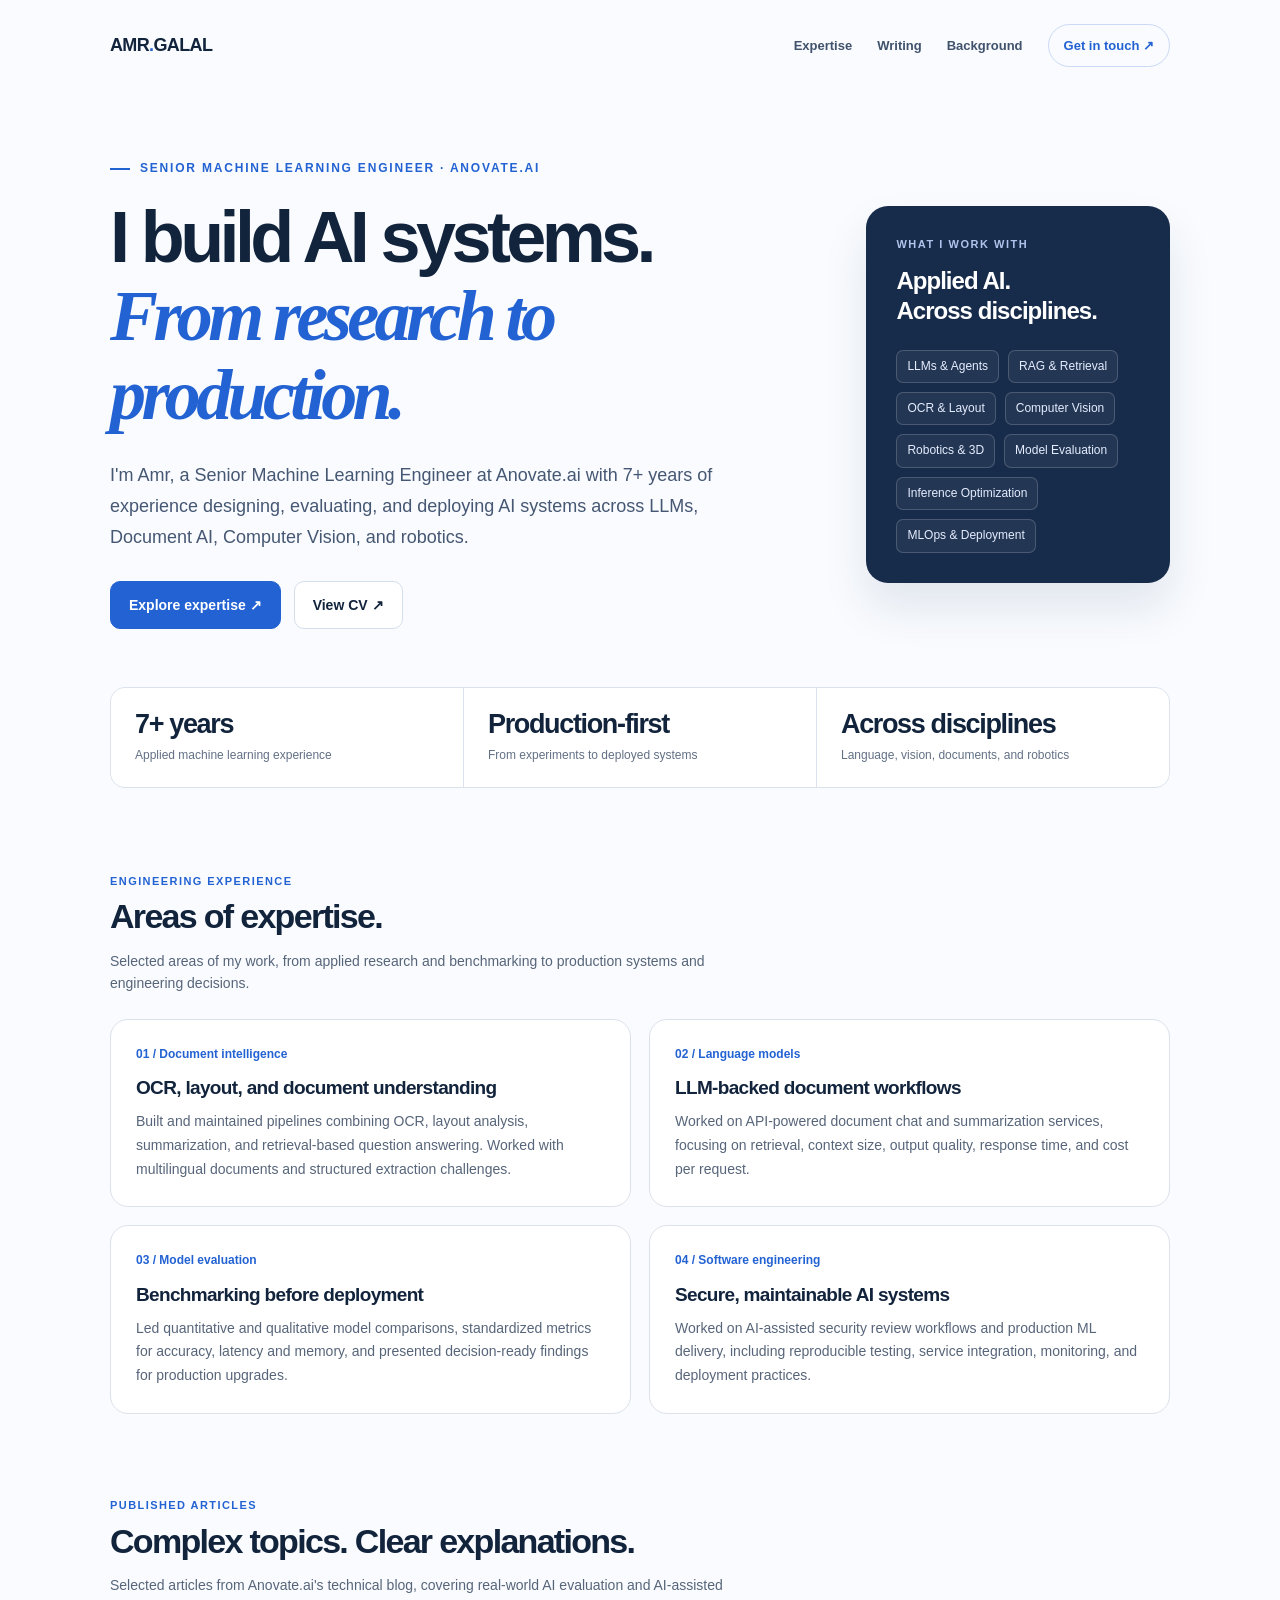
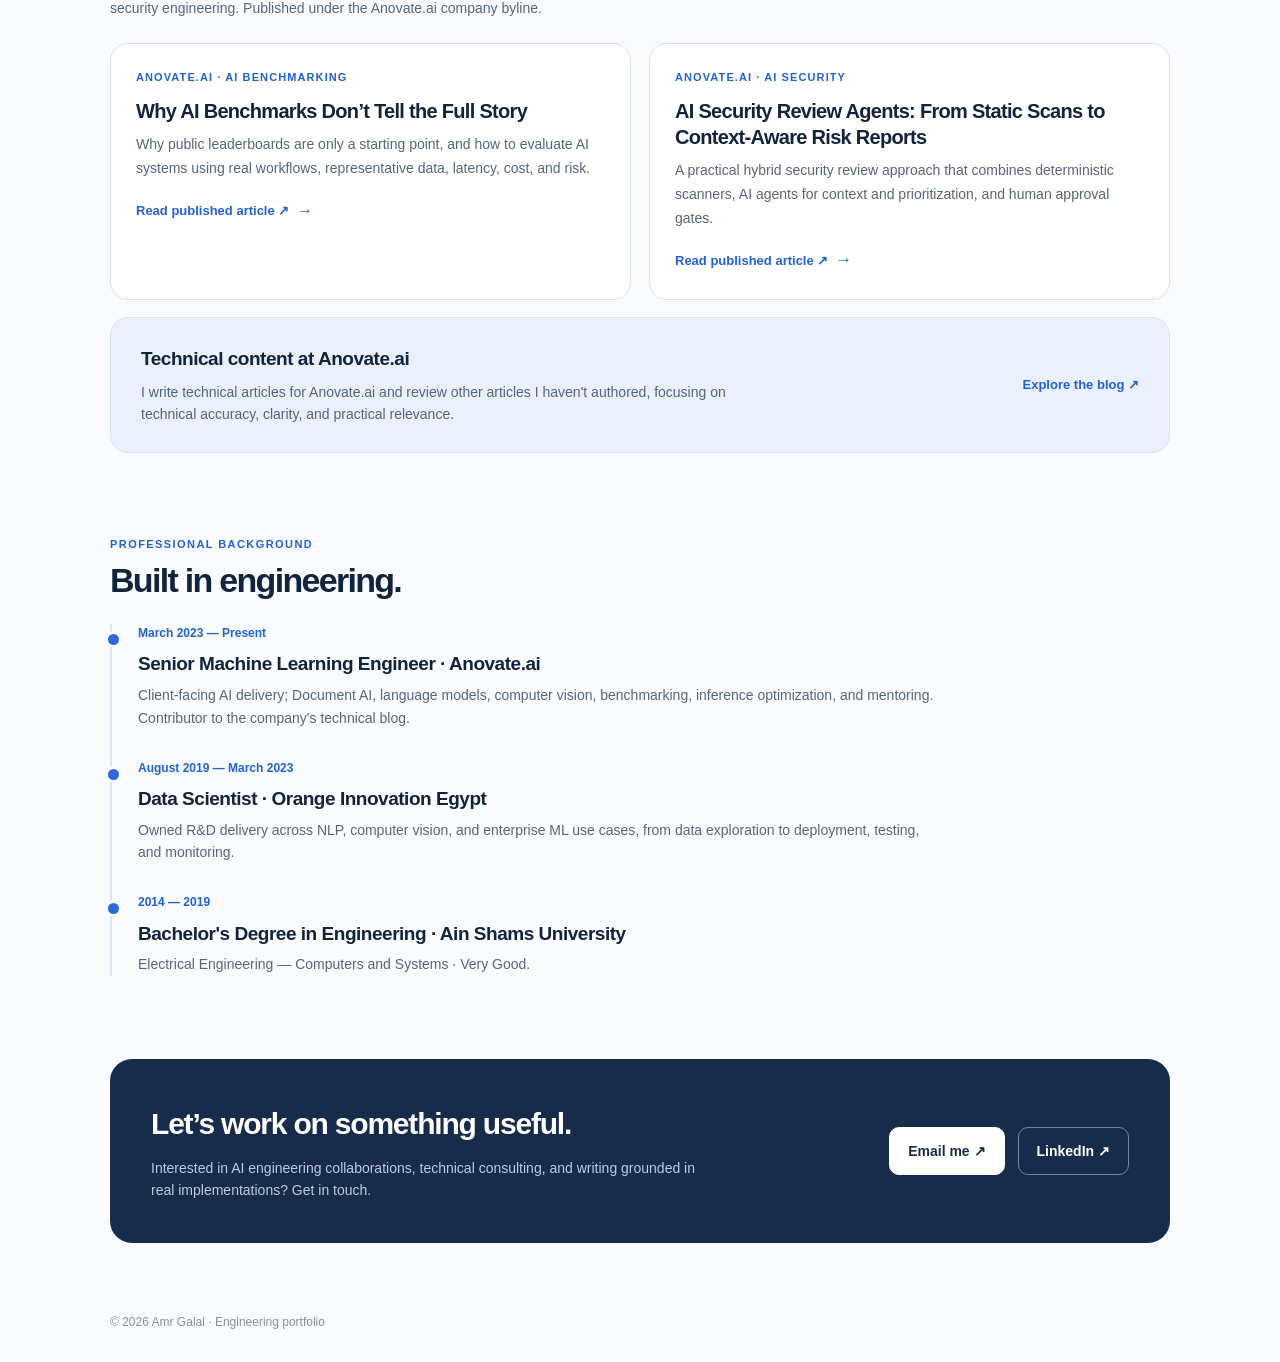
<file: index.html>
<!doctype html><html lang="en"><head><meta charset="utf-8"><meta name="viewport" content="width=device-width,initial-scale=1"><meta name="theme-color" content="#f9fbfe"><meta name="description" content="Amr Galal — Senior Machine Learning Engineer with 7+ years of experience in LLMs, Document AI, Computer Vision, model evaluation, and production ML systems."><title>Amr Galal | Senior Machine Learning Engineer</title><link rel="stylesheet" href="style.css"></head><body>
<nav><a class="brand" href="#top">AMR<span>.</span>GALAL</a><div class="navlinks"><a href="#projects">Expertise</a><a href="#writing">Writing</a><a href="#experience">Background</a><a class="pill" href="mailto:a.galal.arafa@gmail.com">Get in touch ↗</a></div></nav>
<main id="top">
<section class="hero"><div><div class="eyebrow">Senior Machine Learning Engineer · Anovate.ai</div><h1>I build AI systems.<br><em>From research to production.</em></h1><p class="lead">I'm Amr, a Senior Machine Learning Engineer at Anovate.ai with 7+ years of experience designing, evaluating, and deploying AI systems across LLMs, Document AI, Computer Vision, and robotics.</p><div class="actions"><a class="btn" href="#projects">Explore expertise ↗</a><a class="btn secondary" href="cv.html" target="_blank" rel="noopener">View CV ↗</a></div></div><aside class="panel"><div class="mini">What I work with</div><h2>Applied AI.<br>Across disciplines.</h2><div class="skills-mini"><span>LLMs &amp; Agents</span><span>RAG &amp; Retrieval</span><span>OCR &amp; Layout</span><span>Computer Vision</span><span>Robotics &amp; 3D</span><span>Model Evaluation</span><span>Inference Optimization</span><span>MLOps &amp; Deployment</span></div></aside></section>
<div class="stats"><div class="stat"><strong>7+ years</strong><span>Applied machine learning experience</span></div><div class="stat"><strong>Production-first</strong><span>From experiments to deployed systems</span></div><div class="stat"><strong>Across disciplines</strong><span>Language, vision, documents, and robotics</span></div></div>
<section class="section" id="projects"><div class="section-header"><div><div class="kicker">Engineering experience</div><h2>Areas of expertise.</h2><p class="deck">Selected areas of my work, from applied research and benchmarking to production systems and engineering decisions.</p></div></div><div class="grid2">
<article class="tile project"><div class="num">01 / Document intelligence</div><h3>OCR, layout, and document understanding</h3><p>Built and maintained pipelines combining OCR, layout analysis, summarization, and retrieval-based question answering. Worked with multilingual documents and structured extraction challenges.</p></article>
<article class="tile project"><div class="num">02 / Language models</div><h3>LLM-backed document workflows</h3><p>Worked on API-powered document chat and summarization services, focusing on retrieval, context size, output quality, response time, and cost per request.</p></article>
<article class="tile project"><div class="num">03 / Model evaluation</div><h3>Benchmarking before deployment</h3><p>Led quantitative and qualitative model comparisons, standardized metrics for accuracy, latency and memory, and presented decision-ready findings for production upgrades.</p></article>
<article class="tile project"><div class="num">04 / Software engineering</div><h3>Secure, maintainable AI systems</h3><p>Worked on AI-assisted security review workflows and production ML delivery, including reproducible testing, service integration, monitoring, and deployment practices.</p></article>
</div></section>
<section class="section" id="writing"><div class="section-header"><div><div class="kicker">Published articles</div><h2>Complex topics. Clear explanations.</h2><p class="deck">Selected articles from Anovate.ai's technical blog, covering real-world AI evaluation and AI-assisted security engineering. Published under the Anovate.ai company byline.</p></div></div>
<div class="grid2">
<article class="tile"><div class="tag">Anovate.ai · AI benchmarking</div><h3>Why AI Benchmarks Don’t Tell the Full Story</h3><p>Why public leaderboards are only a starting point, and how to evaluate AI systems using real workflows, representative data, latency, cost, and risk.</p><a class="read" href="https://anovate.ai/blog/why-ai-benchmarks-dont-tell-the-full-story" target="_blank" rel="noopener noreferrer">Read published article ↗</a></article>
<article class="tile"><div class="tag">Anovate.ai · AI security</div><h3>AI Security Review Agents: From Static Scans to Context-Aware Risk Reports</h3><p>A practical hybrid security review approach that combines deterministic scanners, AI agents for context and prioritization, and human approval gates.</p><a class="read" href="https://anovate.ai/blog/ai-security-review-agents" target="_blank" rel="noopener noreferrer">Read published article ↗</a></article>
</div>
<div class="published"><div><h3>Technical content at Anovate.ai</h3><p>I write technical articles for Anovate.ai and review other articles I haven't authored, focusing on technical accuracy, clarity, and practical relevance.</p></div><a href="https://anovate.ai/blog" target="_blank" rel="noopener noreferrer">Explore the blog ↗</a></div>
</section>
<section class="section" id="experience"><div class="section-header"><div><div class="kicker">Professional background</div><h2>Built in engineering.</h2></div></div><div class="timeline"><div class="job"><div class="date">March 2023 — Present</div><h3>Senior Machine Learning Engineer · Anovate.ai</h3><p>Client-facing AI delivery; Document AI, language models, computer vision, benchmarking, inference optimization, and mentoring. Contributor to the company's technical blog.</p></div><div class="job"><div class="date">August 2019 — March 2023</div><h3>Data Scientist · Orange Innovation Egypt</h3><p>Owned R&D delivery across NLP, computer vision, and enterprise ML use cases, from data exploration to deployment, testing, and monitoring.</p></div><div class="job"><div class="date">2014 — 2019</div><h3>Bachelor's Degree in Engineering · Ain Shams University</h3><p>Electrical Engineering — Computers and Systems · Very Good.</p></div></div></section>
<section class="contact" id="contact"><div><h2>Let’s work on something useful.</h2><p>Interested in AI engineering collaborations, technical consulting, and writing grounded in real implementations? Get in touch.</p></div><div class="actions"><a class="btn" href="mailto:a.galal.arafa@gmail.com">Email me ↗</a><a class="btn secondary" style="background:transparent;border-color:#7385a4;color:white" href="https://www.linkedin.com/in/amrgalal7" target="_blank" rel="noopener noreferrer">LinkedIn ↗</a></div></section>
</main><footer><span>© 2026 Amr Galal · Engineering portfolio</span></footer></body></html>
</file>
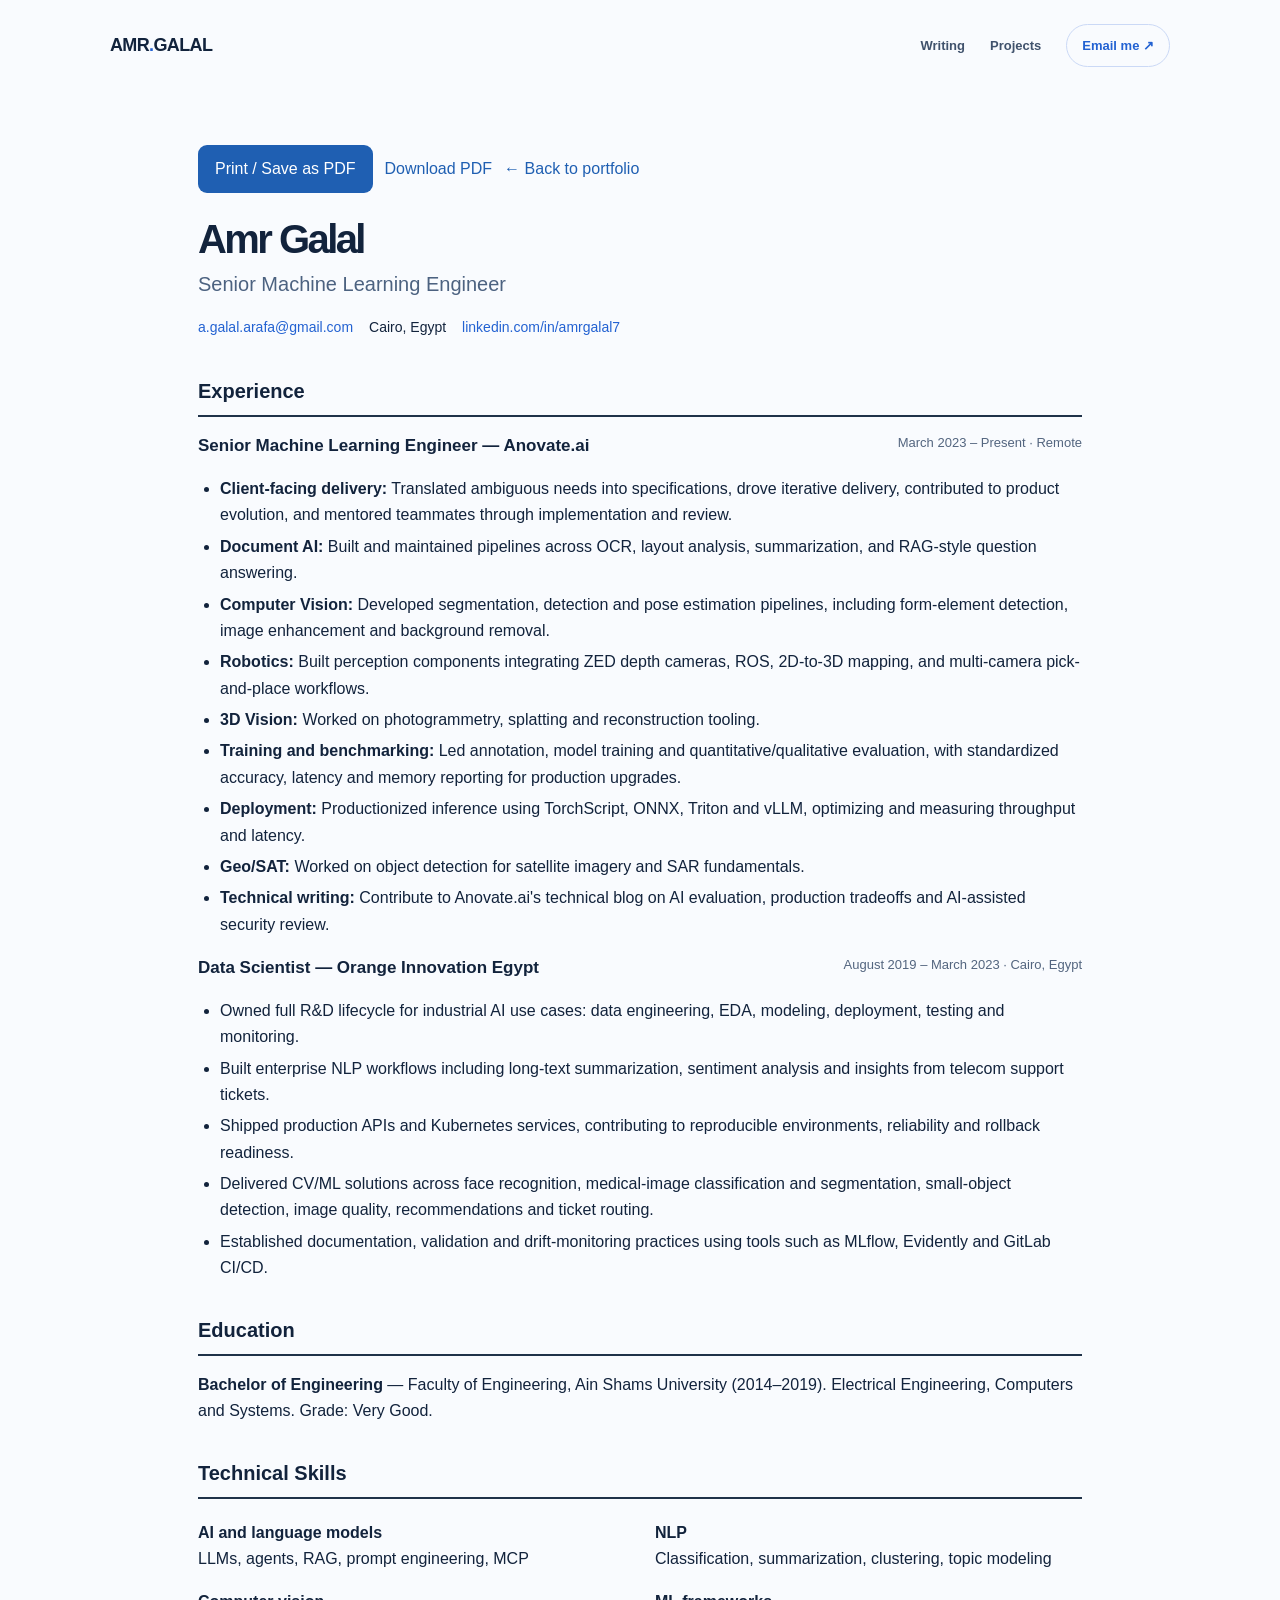
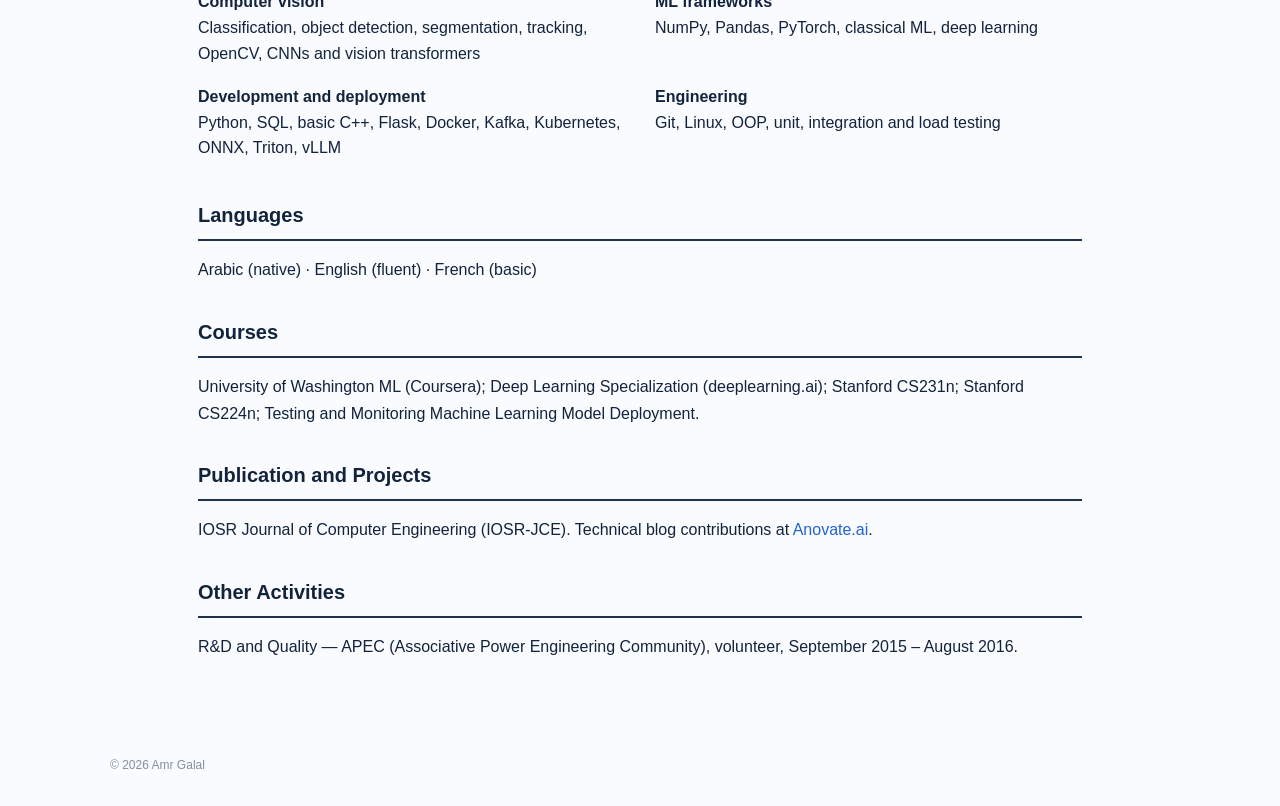
<file: cv.html>
<!doctype html><html lang="en"><head><meta charset="utf-8"><meta name="viewport" content="width=device-width,initial-scale=1"><meta name="description" content="Amr Galal — Senior Machine Learning Engineer CV"><title>CV | Amr Galal</title><link rel="stylesheet" href="style.css"><style>
.cv{max-width:940px;margin:0 auto;padding:54px 28px 80px;color:#12233c}.cv h1{font-size:40px;line-height:1.1;margin-bottom:7px}.cv .role{font-size:20px;color:#4c6280;margin:0 0 16px}.cv .contacts{display:flex;gap:16px;flex-wrap:wrap;font-size:14px;margin-bottom:36px}.cv h2{font-size:20px;border-bottom:2px solid #203249;padding-bottom:8px;margin:32px 0 15px}.cv .jobhead{display:flex;justify-content:space-between;gap:18px;align-items:start}.cv .jobhead h3{font-size:17px;margin:0}.cv .dates{font-size:13px;color:#53657f;white-space:nowrap}.cv ul{padding-left:22px;line-height:1.65}.cv li{margin:5px 0}.cv .skillgroups{display:grid;grid-template-columns:1fr 1fr;gap:6px 30px}.cv .skillgroups p{line-height:1.6;margin:6px 0}.cv p{line-height:1.65}.cv .subtle{color:#53657f}.cv-actions{display:flex;gap:12px;flex-wrap:wrap;margin-bottom:24px}.cv-actions button{background:#1f5fb2;border:0;border-radius:9px;padding:11px 17px;color:white;cursor:pointer;font:inherit}.cv-actions a{align-self:center;color:#1f5fb2}@media(max-width:650px){.cv .jobhead{display:block}.cv .dates{white-space:normal}.cv .skillgroups{grid-template-columns:1fr}.cv h1{font-size:33px}}@media print{nav,.cv-actions,footer{display:none!important}.cv{padding:0;max-width:none}.cv h2{page-break-after:avoid}.cv li{break-inside:avoid}body{background:white!important}.cv{font-size:10.4pt}.cv h1{font-size:26pt}.cv .skillgroups{grid-template-columns:1fr 1fr}}
</style></head><body><nav><a class="brand" href="index.html">AMR<span>.</span>GALAL</a><div class="navlinks"><a href="index.html#writing">Writing</a><a href="index.html#projects">Projects</a><a class="pill" href="mailto:a.galal.arafa@gmail.com">Email me ↗</a></div></nav><main class="cv">
<div class="cv-actions"><button type="button" onclick="window.print()">Print / Save as PDF</button><a href="Amr_Galal_CV.pdf" download>Download PDF</a><a href="index.html">← Back to portfolio</a></div>
<h1>Amr Galal</h1><div class="role">Senior Machine Learning Engineer</div><div class="contacts"><a href="mailto:a.galal.arafa@gmail.com">a.galal.arafa@gmail.com</a><span>Cairo, Egypt</span><a href="https://www.linkedin.com/in/amrgalal7" target="_blank" rel="noopener noreferrer">linkedin.com/in/amrgalal7</a></div>
<h2>Experience</h2>
<section><div class="jobhead"><h3>Senior Machine Learning Engineer — Anovate.ai</h3><div class="dates">March 2023 – Present · Remote</div></div><ul>
<li><strong>Client-facing delivery:</strong> Translated ambiguous needs into specifications, drove iterative delivery, contributed to product evolution, and mentored teammates through implementation and review.</li>
<li><strong>Document AI:</strong> Built and maintained pipelines across OCR, layout analysis, summarization, and RAG-style question answering.</li>
<li><strong>Computer Vision:</strong> Developed segmentation, detection and pose estimation pipelines, including form-element detection, image enhancement and background removal.</li>
<li><strong>Robotics:</strong> Built perception components integrating ZED depth cameras, ROS, 2D-to-3D mapping, and multi-camera pick-and-place workflows.</li>
<li><strong>3D Vision:</strong> Worked on photogrammetry, splatting and reconstruction tooling.</li>
<li><strong>Training and benchmarking:</strong> Led annotation, model training and quantitative/qualitative evaluation, with standardized accuracy, latency and memory reporting for production upgrades.</li>
<li><strong>Deployment:</strong> Productionized inference using TorchScript, ONNX, Triton and vLLM, optimizing and measuring throughput and latency.</li>
<li><strong>Geo/SAT:</strong> Worked on object detection for satellite imagery and SAR fundamentals.</li>
<li><strong>Technical writing:</strong> Contribute to Anovate.ai's technical blog on AI evaluation, production tradeoffs and AI-assisted security review.</li>
</ul></section>
<section><div class="jobhead"><h3>Data Scientist — Orange Innovation Egypt</h3><div class="dates">August 2019 – March 2023 · Cairo, Egypt</div></div><ul>
<li>Owned full R&amp;D lifecycle for industrial AI use cases: data engineering, EDA, modeling, deployment, testing and monitoring.</li>
<li>Built enterprise NLP workflows including long-text summarization, sentiment analysis and insights from telecom support tickets.</li>
<li>Shipped production APIs and Kubernetes services, contributing to reproducible environments, reliability and rollback readiness.</li>
<li>Delivered CV/ML solutions across face recognition, medical-image classification and segmentation, small-object detection, image quality, recommendations and ticket routing.</li>
<li>Established documentation, validation and drift-monitoring practices using tools such as MLflow, Evidently and GitLab CI/CD.</li>
</ul></section>
<h2>Education</h2><p><strong>Bachelor of Engineering</strong> — Faculty of Engineering, Ain Shams University (2014–2019). Electrical Engineering, Computers and Systems. Grade: Very Good.</p>
<h2>Technical Skills</h2><div class="skillgroups">
<p><strong>AI and language models</strong><br>LLMs, agents, RAG, prompt engineering, MCP</p>
<p><strong>NLP</strong><br>Classification, summarization, clustering, topic modeling</p>
<p><strong>Computer vision</strong><br>Classification, object detection, segmentation, tracking, OpenCV, CNNs and vision transformers</p>
<p><strong>ML frameworks</strong><br>NumPy, Pandas, PyTorch, classical ML, deep learning</p>
<p><strong>Development and deployment</strong><br>Python, SQL, basic C++, Flask, Docker, Kafka, Kubernetes, ONNX, Triton, vLLM</p>
<p><strong>Engineering</strong><br>Git, Linux, OOP, unit, integration and load testing</p></div>
<h2>Languages</h2><p>Arabic (native) · English (fluent) · French (basic)</p>
<h2>Courses</h2><p>University of Washington ML (Coursera); Deep Learning Specialization (deeplearning.ai); Stanford CS231n; Stanford CS224n; Testing and Monitoring Machine Learning Model Deployment.</p>
<h2>Publication and Projects</h2><p>IOSR Journal of Computer Engineering (IOSR-JCE). Technical blog contributions at <a href="https://anovate.ai/blog" target="_blank" rel="noopener noreferrer">Anovate.ai</a>.</p>
<h2>Other Activities</h2><p>R&amp;D and Quality — APEC (Associative Power Engineering Community), volunteer, September 2015 – August 2016.</p>
</main><footer><span>© 2026 Amr Galal</span></footer></body></html>
</file>
<file: style.css>
:root{--ink:#12233c;--muted:#57657a;--light:#eff3f8;--line:#dbe2eb;--blue:#2362d2;--blue2:#144aaf;--white:#fff;--bg:#f9fbfe;--r:18px}
*{box-sizing:border-box}html{scroll-behavior:smooth}body{margin:0;background:var(--bg);color:var(--ink);font-family:Inter,ui-sans-serif,-apple-system,BlinkMacSystemFont,"Segoe UI",Arial,sans-serif;line-height:1.62;-webkit-font-smoothing:antialiased}a{color:var(--blue);text-decoration:none}a:hover{text-decoration:underline}nav{display:flex;justify-content:space-between;align-items:center;gap:12px;max-width:1120px;margin:auto;padding:24px 30px}.brand{color:var(--ink);font-size:18px;font-weight:800;letter-spacing:-.035em}.brand span{color:var(--blue)}nav .navlinks{display:flex;align-items:center;gap:25px;font-size:13px;font-weight:650}nav .navlinks a{color:#40526c}nav .navlinks .pill{color:var(--blue);border:1px solid #cbd9f6;padding:10px 15px;border-radius:100px}main{max-width:1120px;margin:auto;padding:0 30px}.hero{padding:68px 0 58px;display:grid;grid-template-columns: minmax(0,1.4fr) minmax(300px,.6fr);align-items:center;gap:48px}.eyebrow{color:var(--blue);font-size:12px;font-weight:800;text-transform:uppercase;letter-spacing:.15em;display:flex;gap:10px;align-items:center}.eyebrow:before{content:'';width:20px;height:2px;background:var(--blue)}h1{font-size:clamp(42px,5.7vw,72px);line-height:1.08;letter-spacing:-.064em;margin:21px 0 25px;font-weight:850}h1 em{font-family:Georgia,"Times New Roman",serif;font-style:italic;font-weight:700;color:var(--blue)}.hero p.lead{font-size:18px;max-width:610px;color:#455773;line-height:1.74;margin:0 0 27px}.actions{display:flex;flex-wrap:wrap;gap:13px}.btn{display:inline-flex;align-items:center;justify-content:center;gap:10px;padding:12px 18px;border-radius:10px;background:var(--blue);color:white;font-size:14px;font-weight:750;border:1px solid var(--blue);transition:transform .2s,background .2s}.btn:hover{background:var(--blue2);text-decoration:none;transform:translateY(-1px)}.btn.secondary{background:white;color:var(--ink);border-color:#d5dfec}.btn.secondary:hover{background:var(--light)}.panel{background:#172b4a;color:#fff;padding:30px;border-radius:22px;box-shadow:0 25px 45px rgba(20,48,95,.1)}.panel .mini{color:#afc4ec;text-transform:uppercase;letter-spacing:.14em;font-size:11px;font-weight:800}.panel h2{font-size:24px;letter-spacing:-.04em;line-height:1.25;margin:12px 0 24px}.skills-mini{display:flex;flex-wrap:wrap;gap:9px}.skills-mini span{border:1px solid rgba(255,255,255,.18);background:rgba(255,255,255,.055);padding:6px 10px;font-size:12px;border-radius:7px;color:#e5edff}.panel .bottom{border-top:1px solid rgba(255,255,255,.18);padding-top:19px;margin-top:27px;color:#d1dbef;font-size:12px}.stats{display:grid;grid-template-columns:repeat(3,1fr);gap:1px;background:var(--line);border:1px solid var(--line);border-radius:15px;overflow:hidden;margin-bottom:85px}.stat{background:white;padding:20px 24px}.stat strong{font-size:27px;font-weight:850;letter-spacing:-.05em;display:block;line-height:1.2}.stat span{font-size:12px;color:#627085}.section{margin:0 0 83px}.section-header{display:flex;align-items:flex-end;justify-content:space-between;gap:20px;margin-bottom:24px}.kicker{font-size:11px;letter-spacing:.13em;font-weight:800;color:var(--blue);text-transform:uppercase}.section h2{font-size:34px;line-height:1.18;letter-spacing:-.05em;margin:6px 0 0}.section .deck{max-width:650px;color:var(--muted);font-size:14px;margin:13px 0 0}.grid2{display:grid;grid-template-columns:1fr 1fr;gap:18px}.grid3{display:grid;grid-template-columns:repeat(3,1fr);gap:18px}.tile{background:var(--white);border:1px solid var(--line);border-radius:var(--r);padding:25px;min-width:0}.tile .tag{font-size:11px;text-transform:uppercase;letter-spacing:.1em;font-weight:750;color:var(--blue)}.tile h3{font-size:20px;letter-spacing:-.035em;line-height:1.3;margin:11px 0 9px}.tile p{color:var(--muted);font-size:14px;line-height:1.7;margin:0 0 16px}.tile .read{display:inline-flex;align-items:center;gap:7px;font-size:13px;font-weight:750}.tile .read:after{content:'→';font-size:17px}.published{display:flex;flex-wrap:wrap;align-items:center;justify-content:space-between;gap:22px;background:#eaf0fc;border:1px solid #d5e3ff;border-radius:var(--r);padding:26px 30px;margin-top:17px}.published h3{margin:0 0 6px;font-size:19px;letter-spacing:-.025em}.published p{margin:0;max-width:640px;font-size:14px;color:#53647d}.published a{white-space:nowrap;font-weight:800;font-size:13px}.project .num{font-size:12px;color:var(--blue);font-weight:850}.project h3{font-size:19px;margin:12px 0 9px}.project p{font-size:14px;margin:0;color:var(--muted);line-height:1.7}.timeline{border-left:2px solid #dbe4f2;padding-left:26px;margin-top:12px}.job{position:relative;padding:0 0 29px}.job:last-child{padding-bottom:0}.job:before{content:'';position:absolute;left:-33px;top:7px;width:11px;height:11px;border-radius:50%;background:#2c69d7;border:3px solid var(--bg)}.job .date{font-size:12px;color:var(--blue);font-weight:750}.job h3{font-size:19px;margin:6px 0 4px;letter-spacing:-.025em}.job p{margin:0;color:var(--muted);font-size:14px;max-width:800px}.contact{background:#172b4a;border-radius:22px;padding:41px;color:#fff;margin-bottom:70px;display:flex;align-items:center;justify-content:space-between;gap:25px}.contact h2{font-size:30px;letter-spacing:-.04em;margin:0 0 8px}.contact p{margin:0;color:#bdcbe2;font-size:14px;max-width:570px}.contact .btn{background:white;color:#172b4a;border-color:white;white-space:nowrap}footer{max-width:1120px;margin:auto;padding:0 30px 30px;display:flex;justify-content:space-between;gap:15px;color:#8490a0;font-size:12px}footer a{color:#627085}
.articlemain{max-width:800px;padding-top:35px}.back{font-size:13px;font-weight:700}.article-kicker{font-size:12px;text-transform:uppercase;letter-spacing:.13em;font-weight:750;color:var(--blue);margin-top:44px}.article-title{font-size:clamp(39px,5.7vw,61px);line-height:1.09;letter-spacing:-.055em;margin:14px 0 20px}.article-lead{font-size:19px;line-height:1.65;color:#475874;margin:0 0 26px}.article-meta{border-bottom:1px solid var(--line);padding-bottom:30px;color:#718098;font-size:12px;margin-bottom:34px}.prose{font-size:15.5px;color:#2c3c54;line-height:1.85}.prose h2{font-size:26px;line-height:1.3;color:var(--ink);letter-spacing:-.04em;margin:36px 0 10px}.prose h3{font-size:19px;line-height:1.3;color:var(--ink);margin:24px 0 9px}.prose p{margin:0 0 17px}.prose ul,.prose ol{padding-left:24px;margin:8px 0 24px}.prose li{margin:8px 0}.prose code{background:#eaf0f8;padding:2px 5px;border-radius:4px;font-size:.89em}.prose pre{overflow-x:auto;background:#152842;color:#e6edfa;padding:22px;border-radius:12px;font-size:13px;line-height:1.7}.prose pre code{background:none;color:inherit;padding:0;font-size:inherit}.note{background:#f0f5fd;border-left:3px solid #3a72de;padding:15px 19px;color:#3f5271;border-radius:0 9px 9px 0;margin:22px 0}.article-footer{display:flex;justify-content:space-between;gap:15px;padding:34px 0 65px;border-top:1px solid var(--line);margin-top:40px;font-size:13px}
@media(max-width:800px){.hero{grid-template-columns:1fr;gap:24px;padding-top:30px}.panel{max-width:560px}.stats,.grid3{grid-template-columns:1fr}.grid2{grid-template-columns:1fr}.stats{margin-bottom:65px}.section{margin-bottom:65px}.contact{flex-direction:column;align-items:flex-start}.section-header{display:block}}@media(max-width:520px){nav{padding:19px 20px}.navlinks a:not(.pill){display:none}main{padding:0 20px}h1{font-size:44px}.hero p.lead{font-size:16px}.stat{padding:17px 20px}.section h2{font-size:29px}.contact{padding:29px}.published{padding:22px}footer{padding:0 20px 26px;flex-wrap:wrap}}
</file>
